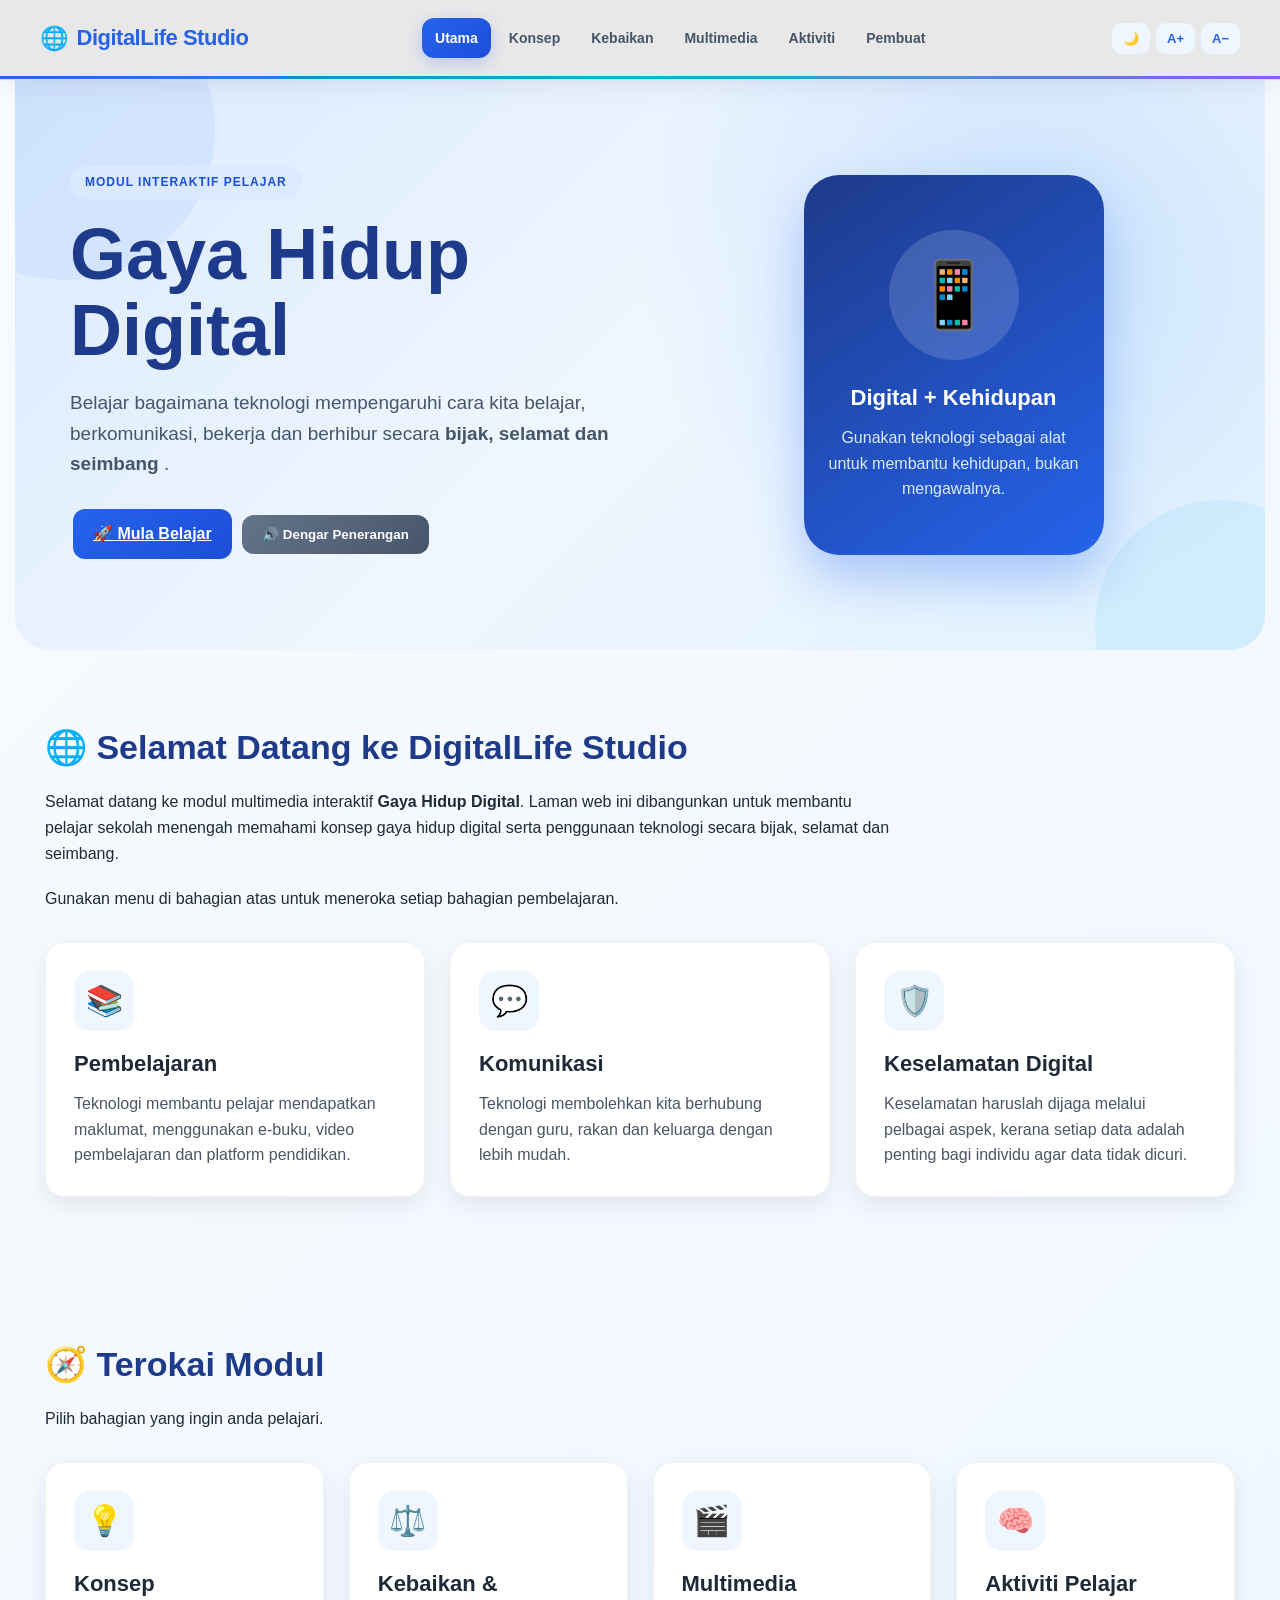
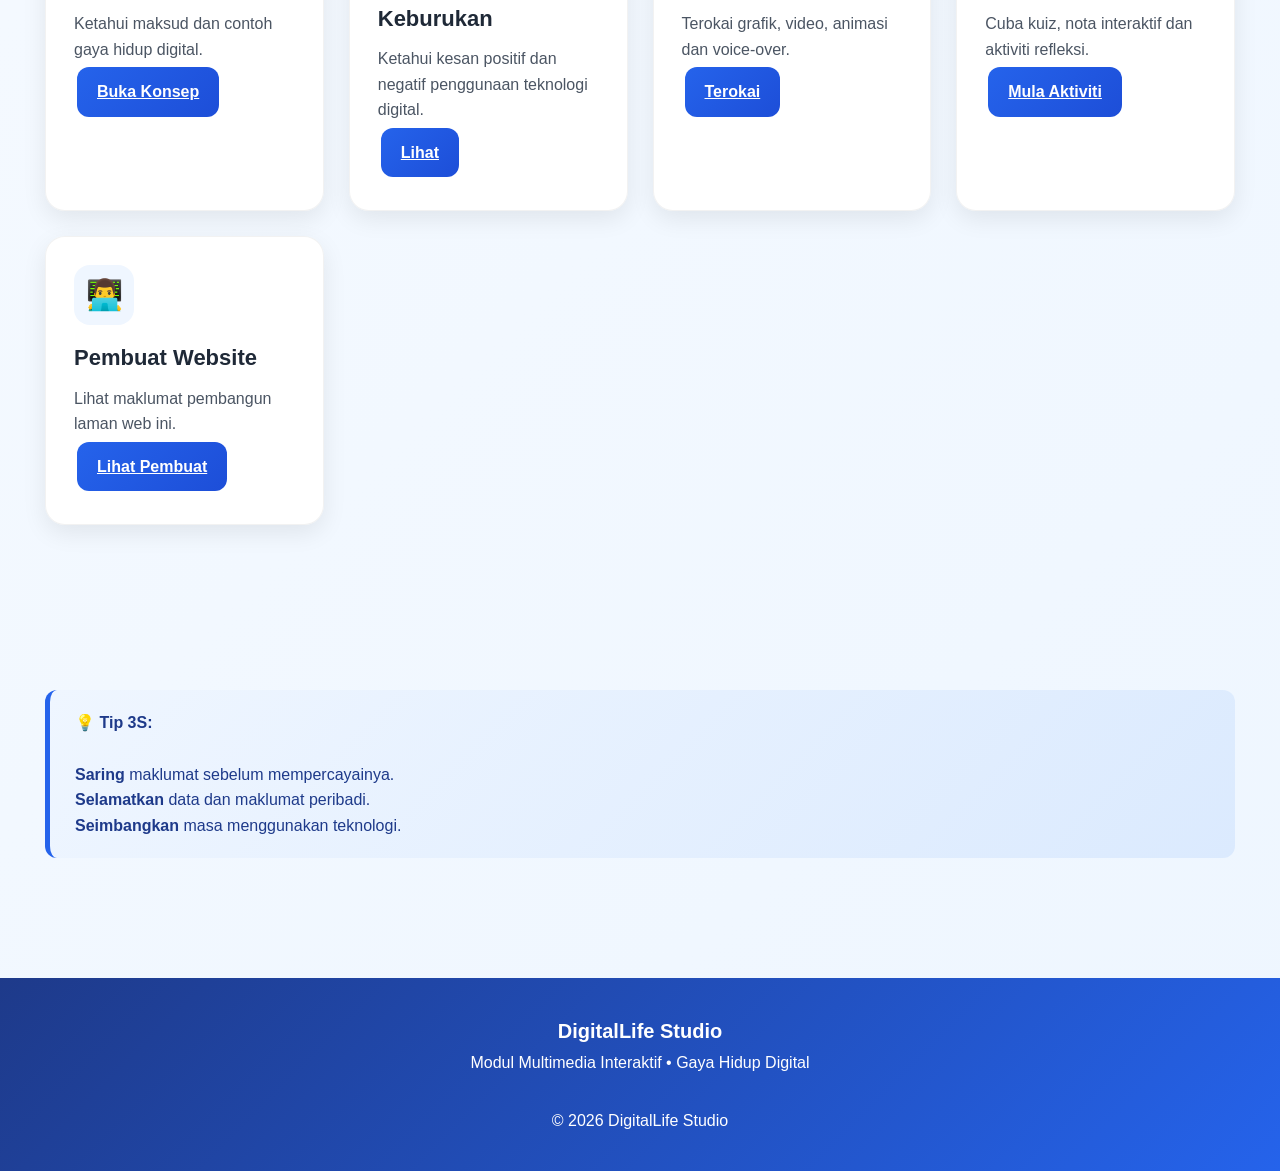
<file: index.html>
<!DOCTYPE html>
<html lang="ms">

<head>

    <meta charset="UTF-8">

    <meta name="viewport"
          content="width=device-width, initial-scale=1.0">

    <title>
        Gaya Hidup Digital | DigitalLife Studio
    </title>

    <!-- Sambungkan CSS -->
    <link rel="stylesheet" href="style.css">
    <header>

    <nav>

        <div class="logo">
            DigitalLife Studio
        </div>


        <div class="menu">

            <a href="index.html" class="active">
                Utama
            </a>

            <a href="konsep.html">
                Konsep
            </a>

            <a href="Kebaikan.html">
                Kebaikan
            </a>

            <a href="multimedia.html">
                Multimedia
            </a>

            <a href="aktiviti.html">
                Aktiviti
            </a>

            <a href="pembuat website.html">
                Pembuat
            </a>

        </div>


        <div class="controls">

            <button onclick="toggleTheme()">
                🌙
            </button>

            <button onclick="changeFont(1)">
                A+
            </button>

            <button onclick="changeFont(-1)">
                A−
            </button>

        </div>

    </nav>

</header>

</head>


<body>

<!-- ==================================================
     HALAMAN UTAMA
================================================== -->

<main>


    <!-- HERO SECTION -->

    <section class="hero">


        <!-- TEKS UTAMA -->

        <div>

            <span class="badge">
                MODUL INTERAKTIF PELAJAR
            </span>


            <h1>
                Gaya Hidup Digital
            </h1>


            <p class="lead">

                Belajar bagaimana teknologi mempengaruhi
                cara kita belajar, berkomunikasi, bekerja
                dan berhibur secara

                <strong>
                    bijak, selamat dan seimbang
                </strong>.

            </p>


            <!-- BUTANG KE HALAMAN KONSEP -->

            <a href="konsep.html"
               class="btn">

                🚀 Mula Belajar

            </a>


            <!-- VOICE OVER -->

            <button
                class="btn alt"
                onclick="speakIntro()">

                🔊 Dengar Penerangan

            </button>

        </div>



        <!-- GRAFIK -->

        <div class="visual">

            <div class="device">

                <div class="orb">
                    📱
                </div>


                <h3>
                    Digital + Kehidupan
                </h3>


                <p>

                    Gunakan teknologi sebagai alat
                    untuk membantu kehidupan,
                    bukan mengawalnya.

                </p>

            </div>

        </div>

    </section>



    <!-- ==================================================
         PENGENALAN
    ================================================== -->

    <section>


        <h2>
            🌐 Selamat Datang ke DigitalLife Studio
        </h2>


        <p>

            Selamat datang ke modul multimedia interaktif
            <strong>Gaya Hidup Digital</strong>.

            Laman web ini dibangunkan untuk membantu
            pelajar sekolah menengah memahami konsep
            gaya hidup digital serta penggunaan teknologi
            secara bijak, selamat dan seimbang.

        </p>


        <p>

            Gunakan menu di bahagian atas untuk meneroka
            setiap bahagian pembelajaran.

        </p>



        <!-- KAD RINGKAS -->

        <div class="grid">


            <!-- PEMBELAJARAN -->

            <div class="card">

                <div class="icon">
                    📚
                </div>


                <h3>
                    Pembelajaran
                </h3>


                <p>

                    Teknologi membantu pelajar mendapatkan
                    maklumat, menggunakan e-buku, video
                    pembelajaran dan platform pendidikan.

                </p>

            </div>



            <!-- KOMUNIKASI -->

            <div class="card">

                <div class="icon">
                    💬
                </div>


                <h3>
                    Komunikasi
                </h3>


                <p>

                    Teknologi membolehkan kita berhubung
                    dengan guru, rakan dan keluarga
                    dengan lebih mudah.

                </p>

            </div>



            <!-- KESELAMATAN -->

            <div class="card">

                <div class="icon">
                    🛡️
                </div>


                <h3>
                    Keselamatan Digital
                </h3>


                <p>

                    Keselamatan haruslah dijaga melalui pelbagai aspek, kerana setiap data 
                    adalah penting bagi individu agar data tidak dicuri.

                </p>

            </div>

        </div>


    </section>



    <!-- ==================================================
         PANDUAN WEBSITE
    ================================================== -->

    <section>


        <h2>
            🧭 Terokai Modul
        </h2>


        <p>

            Pilih bahagian yang ingin anda pelajari.

        </p>


        <div class="grid">


            <!-- KONSEP -->

            <div class="card">

                <div class="icon">
                    💡
                </div>


                <h3>
                    Konsep
                </h3>


                <p>

                    Ketahui maksud dan contoh
                    gaya hidup digital.

                </p>


                <a href="konsep.html"
                   class="btn">

                    Buka Konsep

                </a>

            </div>



            <!-- KEBAIKAN -->

            <div class="card">

                <div class="icon">
                    ⚖️
                </div>


                <h3>
                    Kebaikan & Keburukan
                </h3>


                <p>

                    Ketahui kesan positif dan negatif
                    penggunaan teknologi digital.

                </p>


                <a href="kebaikan.html"
                   class="btn">

                    Lihat

                </a>

            </div>



            <!-- MULTIMEDIA -->

            <div class="card">

                <div class="icon">
                    🎬
                </div>


                <h3>
                    Multimedia
                </h3>


                <p>

                    Terokai grafik, video, animasi
                    dan voice-over.

                </p>


                <a href="multimedia.html"
                   class="btn">

                    Terokai

                </a>

            </div>



            <!-- AKTIVITI -->

            <div class="card">

                <div class="icon">
                    🧠
                </div>


                <h3>
                    Aktiviti Pelajar
                </h3>


                <p>

                    Cuba kuiz, nota interaktif
                    dan aktiviti refleksi.

                </p>


                <a href="aktiviti.html"
                   class="btn">

                    Mula Aktiviti

                </a>

            </div>



            <!-- PEMBUAT -->

            <div class="card">

                <div class="icon">
                    👨‍💻
                </div>


                <h3>
                    Pembuat Website
                </h3>


                <p>

                    Lihat maklumat pembangun
                    laman web ini.

                </p>


                <a href="pembuat.html"
                   class="btn">

                    Lihat Pembuat

                </a>

            </div>

        </div>


    </section>



    <!-- ==================================================
         TIP
    ================================================== -->

    <section>


        <div class="note">

            <strong>
                💡 Tip 3S:
            </strong>

            <br><br>

            <b>Saring</b>
            maklumat sebelum mempercayainya.

            <br>

            <b>Selamatkan</b>
            data dan maklumat peribadi.

            <br>

            <b>Seimbangkan</b>
            masa menggunakan teknologi.

        </div>


    </section>


</main>



<!-- ==================================================
     FOOTER
================================================== -->

<footer>

    <strong>
        DigitalLife Studio
    </strong>

    <br>

    Modul Multimedia Interaktif
    • Gaya Hidup Digital

    <br><br>

    © 2026 DigitalLife Studio

</footer>



<!-- ==================================================
     JAVASCRIPT
================================================== -->

<script>


/* ==================================================
   TEMA
================================================== */

function toggleTheme() {

    document.body.classList.toggle("dark");

}



/* ==================================================
   SAIZ FONT
================================================== */

let fontScale = 1;


function changeFont(amount) {

    fontScale =
        Math.max(
            0.85,
            Math.min(
                1.3,
                fontScale + amount * 0.05
            )
        );


    document.body.style.fontSize =
        fontScale + "em";

}



/* ==================================================
   VOICE-OVER
================================================== */

function speakIntro() {


    if (!("speechSynthesis" in window)) {

        alert(
            "Pelayar anda tidak menyokong fungsi voice-over."
        );

        return;

    }


    speechSynthesis.cancel();


    const text =

        "Selamat datang ke modul Gaya Hidup Digital. " +

        "Laman web ini membantu pelajar memahami " +

        "konsep gaya hidup digital. " +

        "Gunakan teknologi secara bijak, " +

        "selamat dan seimbang.";


    const voice =
        new SpeechSynthesisUtterance(text);


    voice.lang =
        "ms-MY";


    voice.rate =
        0.9;


    speechSynthesis.speak(voice);

}


</script>


</body>

</html>
</file>
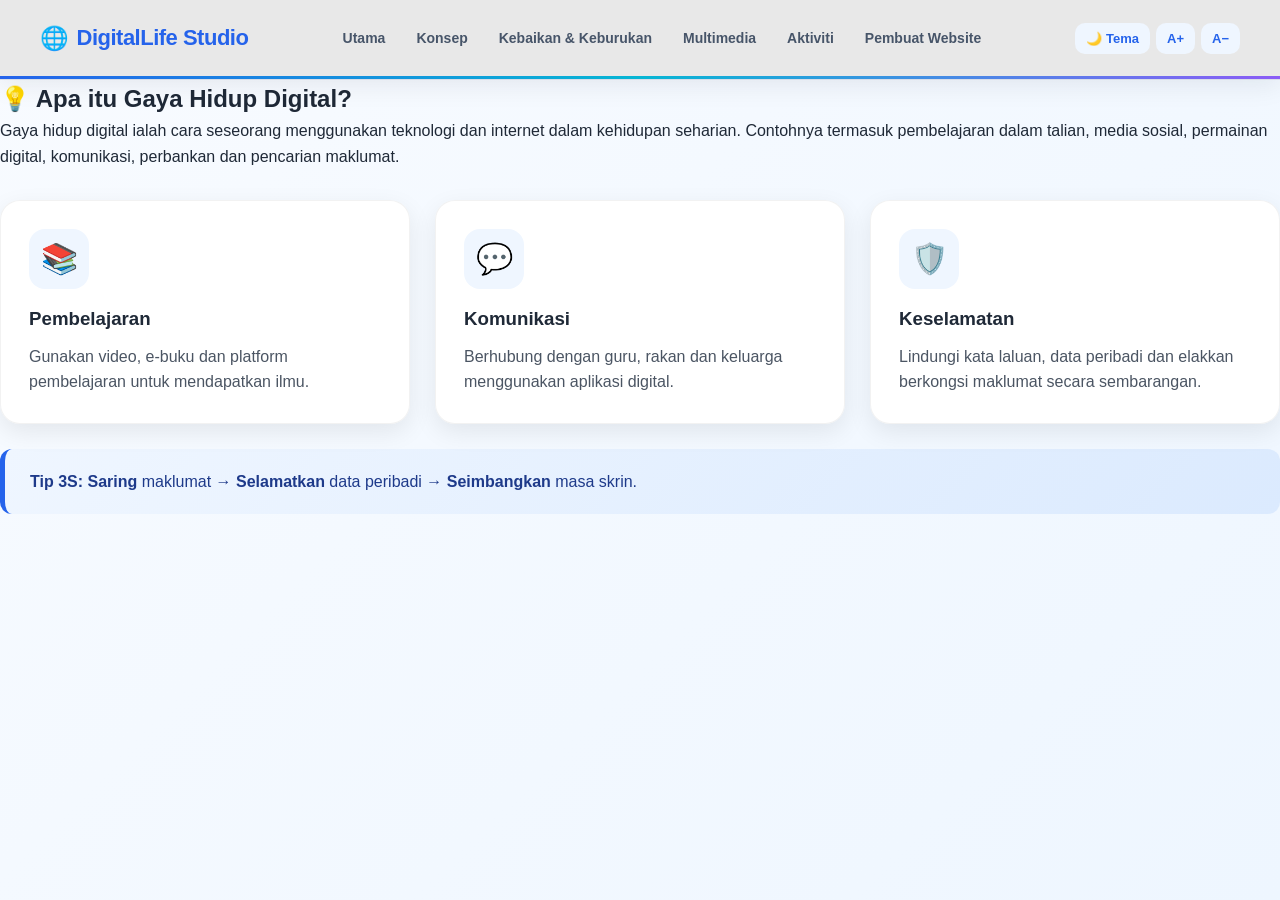
<file: konsep.html>
<!DOCTYPE html>
<html lang="ms">
    <head>

    <meta charset="UTF-8">

    <meta name="viewport"
          content="width=device-width, initial-scale=1.0">

    <title>
        Kebaikan & Keburukan | DigitalLife Studio
    </title>

    <link rel="stylesheet" href="style.css">

</head>
<header>

    <nav>

        <div class="logo">
            DigitalLife Studio
        </div>


        <div class="menu">

            <a href="index.html">Utama</a>

            <a href="konsep.html">Konsep</a>

            <a href="kebaikan.html">
                Kebaikan & Keburukan
            </a>

            <a href="multimedia.html">
                Multimedia
            </a>

            <a href="aktiviti.html">
                Aktiviti
            </a>

            <a href="pembuat.html">
                Pembuat Website
            </a>

        </div>


        <div class="controls">

            <button onclick="toggleTheme()">
                🌙 Tema
            </button>

            <button onclick="changeFont(1)">
                A+
            </button>

            <button onclick="changeFont(-1)">
                A−
            </button>

        </div>

    </nav>

</header>
       <h2>💡 Apa itu Gaya Hidup Digital?</h2>
    
<head>

    <meta charset="UTF-8">

    <meta name="viewport"
          content="width=device-width, initial-scale=1.0">

    <title>Aktiviti | Gaya Hidup Digital</title>

    <link rel="stylesheet" href="style.css"> 

    <p>
        Gaya hidup digital ialah cara seseorang menggunakan
        teknologi dan internet dalam kehidupan seharian.
        Contohnya termasuk pembelajaran dalam talian,
        media sosial, permainan digital, komunikasi,
        perbankan dan pencarian maklumat.
    </p>

</head>

    <div class="grid">

        <div class="card">
            <div class="icon">📚</div>
            <h3>Pembelajaran</h3>

            <p>
                Gunakan video, e-buku dan platform pembelajaran
                untuk mendapatkan ilmu.
            </p>
        </div>


        <div class="card">
            <div class="icon">💬</div>
            <h3>Komunikasi</h3>

            <p>
                Berhubung dengan guru, rakan dan keluarga
                menggunakan aplikasi digital.
            </p>
        </div>


        <div class="card">
            <div class="icon">🛡️</div>
            <h3>Keselamatan</h3>

            <p>
                Lindungi kata laluan, data peribadi dan elakkan
                berkongsi maklumat secara sembarangan.
            </p>
        </div>

    </div>


    <div class="note">

        <strong>Tip 3S:</strong>

        <b>Saring</b> maklumat →

        <b>Selamatkan</b> data peribadi →

        <b>Seimbangkan</b> masa skrin.

    </div>

</section>
</file>
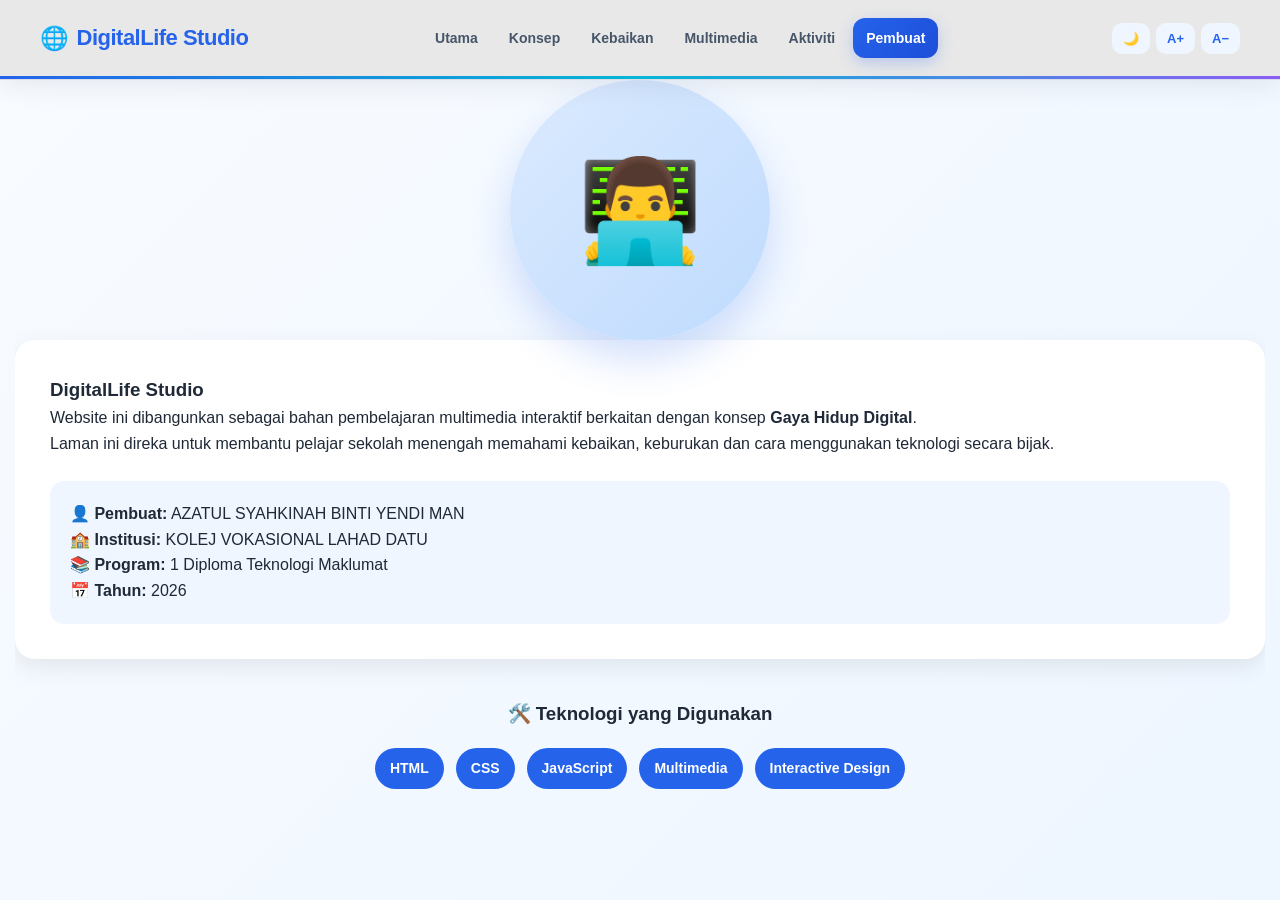
<file: pembuat website.html>
<!DOCTYPE html>
<html lang="ms">

<head>

    <meta charset="UTF-8">

    <meta name="viewport"
          content="width=device-width, initial-scale=1.0">

    <title>Pembuat | DigitalLife Studio</title>

    <link rel="stylesheet" href="style.css">

</head>

<body>

<header>

    <nav>

        <div class="logo">
            DigitalLife Studio
        </div>

        <div class="menu">

            <a href="index.html">
                Utama
            </a>

            <a href="konsep.html">
                Konsep
            </a>

            <a href="kebaikan.html">
                Kebaikan
            </a>

            <a href="multimedia.html">
                Multimedia
            </a>

            <a href="aktiviti.html">
                Aktiviti
            </a>

            <a href="pembuat.html" class="active">
                Pembuat
            </a>

        </div>

        <div class="controls">

            <button onclick="toggleTheme()">
                🌙
            </button>

            <button onclick="changeFont(1)">
                A+
            </button>

            <button onclick="changeFont(-1)">
                A−
            </button>

        </div>

    </nav>

</header>


<main>
<!-- GAMBAR / AVATAR -->
        <div class="creator-image">

            <div class="profile-icon">
                👨‍💻
            </div>

        </div>


        <!-- MAKLUMAT PEMBUAT -->
        <div class="creator-info">

            <h3>DigitalLife Studio</h3>

            <p>
                Website ini dibangunkan sebagai bahan pembelajaran
                multimedia interaktif berkaitan dengan konsep
                <strong>Gaya Hidup Digital</strong>.
            </p>

            <p>
                Laman ini direka untuk membantu pelajar sekolah
                menengah memahami kebaikan, keburukan dan cara
                menggunakan teknologi secara bijak.
            </p>


            <div class="creator-details">

                <p>
                    <strong>👤 Pembuat:</strong>
                    AZATUL SYAHKINAH BINTI YENDI MAN
                </p>

                <p>
                    <strong>🏫 Institusi:</strong>
                    KOLEJ VOKASIONAL LAHAD DATU
                </p>

                <p>
                    <strong>📚 Program:</strong>
                     1 Diploma Teknologi Maklumat
                </p>

                <p>
                    <strong>📅 Tahun:</strong>
                    2026
                </p>

            </div>

        </div>

    </div>


    <!-- TEKNOLOGI -->
    <div class="technology">

        <h3>🛠️ Teknologi yang Digunakan</h3>

        <div class="technology-list">

            <span>HTML</span>

            <span>CSS</span>

            <span>JavaScript</span>

            <span>Multimedia</span>

            <span>Interactive Design</span>

        </div>

    </div>
</main>
</body>
</html>
</section>
</file>
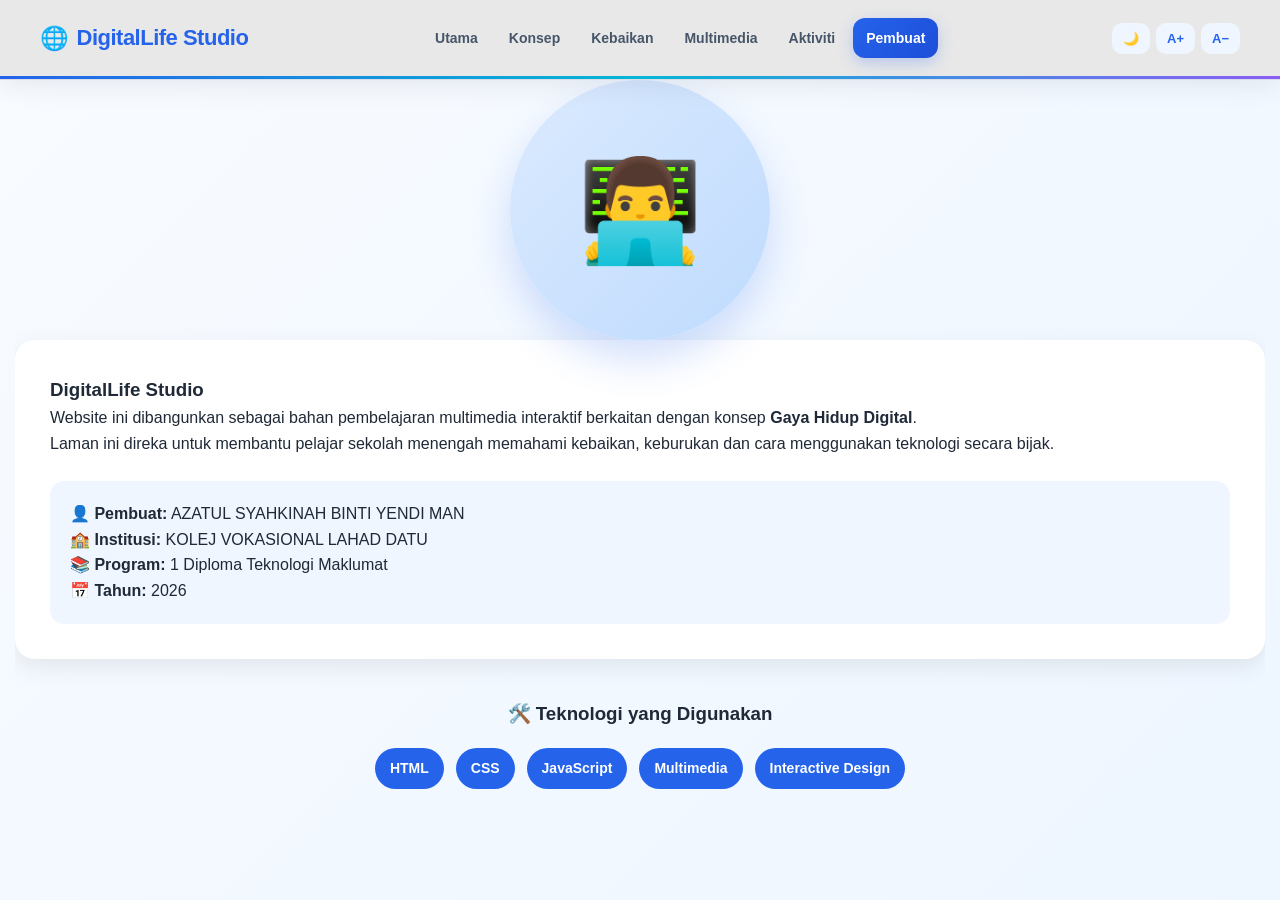
<file: Pembuat.html>
<html lang="ms">

<head>

    <meta charset="UTF-8">

    <meta name="viewport"
          content="width=device-width, initial-scale=1.0">

    <title>Pembuat | DigitalLife Studio</title>

    <link rel="stylesheet" href="style.css">

</head>

<body>

<header>

    <nav>

        <div class="logo">
            DigitalLife Studio
        </div>

        <div class="menu">

            <a href="index.html">
                Utama
            </a>

            <a href="konsep.html">
                Konsep
            </a>

            <a href="kebaikan.html">
                Kebaikan
            </a>

            <a href="multimedia.html">
                Multimedia
            </a>

            <a href="aktiviti.html">
                Aktiviti
            </a>

            <a href="pembuat.html" class="active">
                Pembuat
            </a>

        </div>

        <div class="controls">

            <button onclick="toggleTheme()">
                🌙
            </button>

            <button onclick="changeFont(1)">
                A+
            </button>

            <button onclick="changeFont(-1)">
                A−
            </button>

        </div>

    </nav>

</header>


<main>
<!-- GAMBAR / AVATAR -->
        <div class="creator-image">

            <div class="profile-icon">
                👨‍💻
            </div>

        </div>


        <!-- MAKLUMAT PEMBUAT -->
        <div class="creator-info">

            <h3>DigitalLife Studio</h3>

            <p>
                Website ini dibangunkan sebagai bahan pembelajaran
                multimedia interaktif berkaitan dengan konsep
                <strong>Gaya Hidup Digital</strong>.
            </p>

            <p>
                Laman ini direka untuk membantu pelajar sekolah
                menengah memahami kebaikan, keburukan dan cara
                menggunakan teknologi secara bijak.
            </p>


            <div class="creator-details">

                <p>
                    <strong>👤 Pembuat:</strong>
                    AZATUL SYAHKINAH BINTI YENDI MAN
                </p>

                <p>
                    <strong>🏫 Institusi:</strong>
                    KOLEJ VOKASIONAL LAHAD DATU
                </p>

                <p>
                    <strong>📚 Program:</strong>
                     1 Diploma Teknologi Maklumat
                </p>

                <p>
                    <strong>📅 Tahun:</strong>
                    2026
                </p>

            </div>

        </div>

    </div>


    <!-- TEKNOLOGI -->
    <div class="technology">

        <h3>🛠️ Teknologi yang Digunakan</h3>

        <div class="technology-list">

            <span>HTML</span>

            <span>CSS</span>

            <span>JavaScript</span>

            <span>Multimedia</span>

            <span>Interactive Design</span>

        </div>

    </div>
</main>
</body>
</html>
</section>
</file>
<file: style.css>
/* =========================================================
   1. RESET
   ========================================================= */

* {
    margin: 0;
    padding: 0;
    box-sizing: border-box;
}


html {
    scroll-behavior: smooth;
}


body {
    margin: 0;

    font-family:
        Arial,
        Helvetica,
        sans-serif;

    background:
        linear-gradient(
            135deg,
            #f8fbff,
            #eef6ff
        );

    color: #1f2937;

    line-height: 1.6;

    min-height: 100vh;

    transition:
        background 0.3s ease,
        color 0.3s ease;
}


/* =========================================================
   2. HEADER / NAVBAR
   ========================================================= */

header {
    position: sticky;

    top: 0;

    z-index: 1000;

    background:
        rgba(231, 231, 231, 0.95);

    backdrop-filter: blur(15px);

    border-bottom:
        1px solid
        rgba(37, 99, 235, 0.08);

    box-shadow:
        0 5px 25px
        rgba(15, 23, 42, 0.08);
}


/* Garisan gradient bawah Navbar */

header::after {
    content: "";

    display: block;

    height: 3px;

    background:
        linear-gradient(
            90deg,
            #2563eb,
            #06b6d4,
            #8b5cf6
        );
}


/* =========================================================
   3. NAV
   ========================================================= */

nav {
    max-width: 1250px;

    min-height: 76px;

    margin: auto;

    padding:
        0 25px;

    display: grid;

    grid-template-columns:
        auto 1fr auto;

    align-items: center;

    gap: 25px;
}


/* =========================================================
   4. LOGO
   ========================================================= */

.logo {
    display: flex;

    align-items: center;

    gap: 8px;

    font-size: 22px;

    font-weight: 800;

    color: #2563eb;

    white-space: nowrap;

    letter-spacing: -0.5px;
}


.logo::before {
    content: "🌐";

    font-size: 23px;
}


/* =========================================================
   5. MENU
   ========================================================= */

.menu {
    display: flex;

    align-items: center;

    justify-content: center;

    gap: 5px;

    white-space: nowrap;
}


.menu a {
    text-decoration: none;

    color: #475569;

    font-size: 14px;

    font-weight: 600;

    padding:
        9px 13px;

    border-radius: 12px;

    transition:
        all 0.25s ease;
}


.menu a:hover {
    background: #eff6ff;

    color: #2563eb;

    transform:
        translateY(-2px);
}


/* MENU AKTIF */

.menu a.active {
    background:
        linear-gradient(
            135deg,
            #2563eb,
            #1d4ed8
        );

    color: white;

    box-shadow:
        0 5px 15px
        rgba(37, 99, 235, 0.25);
}


/* =========================================================
   6. NAVBAR CONTROLS
   ========================================================= */

.controls {
    display: flex;

    align-items: center;

    gap: 6px;

    white-space: nowrap;
}


.controls button {
    border: none;

    background: #eff6ff;

    color: #2563eb;

    padding:
        8px 11px;

    border-radius: 10px;

    cursor: pointer;

    font-size: 13px;

    font-weight: 700;

    transition:
        all 0.25s ease;
}


.controls button:hover {
    background: #2563eb;

    color: white;

    transform:
        translateY(-2px);
}


/* =========================================================
   7. MAIN
   ========================================================= */

main {
    max-width: 1250px;

    margin: auto;

    overflow: hidden;
}


section {
    padding:
        70px 30px;
}


/* =========================================================
   8. HERO UTAMA
   ========================================================= */

.hero {
    min-height: 570px;

    display: grid;

    grid-template-columns:
        1.05fr 0.95fr;

    align-items: center;

    gap: 60px;

    padding:
        70px 55px;

    background:

        radial-gradient(
            circle at 80% 30%,
            rgba(96, 165, 250, 0.25),
            transparent 35%
        ),

        linear-gradient(
            135deg,
            #dbeafe,
            #eff6ff,
            #e0f2fe
        );

    border-radius:
        0 0 35px 35px;

    position: relative;

    overflow: hidden;
}


/* Hiasan bulatan kiri */

.hero::before {
    content: "";

    position: absolute;

    width: 300px;

    height: 300px;

    border-radius: 50%;

    background:
        rgba(59, 130, 246, 0.08);

    top: -100px;

    left: -100px;
}


/* Hiasan bulatan kanan */

.hero::after {
    content: "";

    position: absolute;

    width: 250px;

    height: 250px;

    border-radius: 50%;

    background:
        rgba(14, 165, 233, 0.08);

    right: -80px;

    bottom: -100px;
}


.hero > * {
    position: relative;

    z-index: 2;
}


/* =========================================================
   9. BADGE
   ========================================================= */

.badge {
    display: inline-block;

    padding:
        7px 15px;

    background:
        rgba(219, 234, 254, 0.9);

    color: #1d4ed8;

    border-radius: 50px;

    font-size: 12px;

    font-weight: bold;

    letter-spacing: 1px;
}


/* =========================================================
   10. HERO TITLE
   ========================================================= */

.hero h1 {
    font-size:
        clamp(42px, 6vw, 72px);

    line-height: 1.05;

    color: #1e3a8a;

    margin:
        18px 0 20px;
}


.lead {
    font-size: 19px;

    max-width: 650px;

    color: #475569;

    margin-bottom: 25px;
}


/* =========================================================
   11. BUTTON
   ========================================================= */

.btn {
    display: inline-block;

    border: none;

    background:
        linear-gradient(
            135deg,
            #2563eb,
            #1d4ed8
        );

    color: white;

    padding:
        12px 20px;

    border-radius: 12px;

    cursor: pointer;

    font-weight: bold;

    margin:
        5px 3px;

    transition:
        all 0.3s ease;
}


.btn:hover {
    transform:
        translateY(-3px);

    box-shadow:
        0 10px 22px
        rgba(37, 99, 235, 0.3);
}


.btn.alt {
    background:
        linear-gradient(
            135deg,
            #64748b,
            #475569
        );
}


.btn.alt:hover {
    box-shadow:
        0 10px 22px
        rgba(71, 85, 105, 0.3);
}


/* =========================================================
   12. HERO VISUAL
   ========================================================= */

.visual {
    display: flex;

    justify-content: center;

    align-items: center;
}


/* =========================================================
   13. DIGITAL DEVICE
   ========================================================= */

.device {
    width: 300px;

    min-height: 380px;

    padding:
        35px 25px;

    background:
        linear-gradient(
            145deg,
            #1e3a8a,
            #2563eb
        );

    color: white;

    border-radius: 35px;

    box-shadow:
        0 25px 50px
        rgba(37, 99, 235, 0.3);

    text-align: center;

    animation:
        floating 4s ease-in-out infinite;
}


.device h3 {
    color: white;

    margin-top: 20px;

    font-size: 22px;
}


.device p {
    color: #dbeafe;

    margin-top: 10px;
}


/* =========================================================
   14. ORB / PHONE ICON
   ========================================================= */

.orb {
    width: 130px;

    height: 130px;

    margin:
        20px auto;

    display: flex;

    align-items: center;

    justify-content: center;

    background:
        rgba(255, 255, 255, 0.15);

    border-radius: 50%;

    font-size: 65px;

    animation:
        pulse 2.5s infinite;
}


/* =========================================================
   15. ANIMATIONS
   ========================================================= */

@keyframes floating {

    0% {
        transform:
            translateY(0);
    }

    50% {
        transform:
            translateY(-15px);
    }

    100% {
        transform:
            translateY(0);
    }

}


@keyframes pulse {

    0% {
        transform:
            scale(1);
    }

    50% {
        transform:
            scale(1.08);
    }

    100% {
        transform:
            scale(1);
    }

}


/* =========================================================
   16. SECTION HEADING
   ========================================================= */

section h2 {
    font-size: 34px;

    color: #1e3a8a;

    margin-bottom: 15px;
}


section h3 {
    font-size: 22px;

    color: #1f2937;

    margin:
        10px 0;
}


section > p {
    max-width: 850px;

    margin-bottom: 20px;
}


/* =========================================================
   17. GRID
   ========================================================= */

.grid {
    display: grid;

    grid-template-columns:
        repeat(
            auto-fit,
            minmax(250px, 1fr)
        );

    gap: 25px;

    margin-top: 30px;
}


/* =========================================================
   18. CARD
   ========================================================= */

.card {
    background:
        rgba(255, 255, 255, 0.94);

    padding: 28px;

    border-radius: 20px;

    border:
        1px solid
        rgba(0, 0, 0, 0.05);

    box-shadow:
        0 8px 25px
        rgba(0, 0, 0, 0.08);

    transition:
        transform 0.3s ease,
        box-shadow 0.3s ease;
}


.card:hover {
    transform:
        translateY(-7px);

    box-shadow:
        0 15px 35px
        rgba(0, 0, 0, 0.13);
}


.card h3 {
    margin-bottom: 10px;
}


.card p {
    color: #4b5563;
}


/* =========================================================
   19. ICON CARD
   ========================================================= */

.icon {
    width: 60px;

    height: 60px;

    display: flex;

    align-items: center;

    justify-content: center;

    background:
        #eff6ff;

    border-radius: 16px;

    font-size: 30px;

    margin-bottom: 15px;
}


/* =========================================================
   20. NOTE
   ========================================================= */

.note {
    margin-top: 25px;

    padding:
        20px 25px;

    background:
        linear-gradient(
            135deg,
            #eff6ff,
            #dbeafe
        );

    border-left:
        5px solid #2563eb;

    border-radius: 12px;

    color: #1e3a8a;
}


/* =========================================================
   21. PAGE HERO
   Untuk halaman berasingan
   ========================================================= */

.page-hero {
    min-height: 380px;

    display: flex;

    flex-direction: column;

    justify-content: center;

    align-items: center;

    text-align: center;

    padding:
        70px 30px;

    color: white;

    background-size: cover;

    background-position: center;

    border-radius:
        0 0 30px 30px;

    position: relative;

    overflow: hidden;
}


.page-hero::before {
    content: "";

    position: absolute;

    inset: 0;

    background:
        rgba(0, 0, 0, 0.35);
}


.page-hero > * {
    position: relative;

    z-index: 2;
}


.page-hero h1 {
    font-size:
        clamp(35px, 5vw, 60px);

    margin:
        15px 0;
}


.page-hero p {
    max-width: 700px;

    font-size: 18px;
}


/* =========================================================
   22. BACKGROUND SETIAP PAGE
   ========================================================= */

.konsep-hero {
    background:
        linear-gradient(
            rgba(20, 70, 140, 0.65),
            rgba(20, 70, 140, 0.65)
        ),
        url("images/konsep.jpg");

    background-size: cover;

    background-position: center;
}


.kebaikan-hero {
    background:
        linear-gradient(
            rgba(0, 100, 70, 0.65),
            rgba(0, 100, 70, 0.65)
        ),
        url("images/kebaikan.jpg");

    background-size: cover;

    background-position: center;
}


.multimedia-hero {
    background:
        linear-gradient(
            rgba(80, 30, 120, 0.65),
            rgba(80, 30, 120, 0.65)
        ),
        url("images/multimedia.jpg");

    background-size: cover;

    background-position: center;
}


.aktiviti-hero {
    background:
        linear-gradient(
            rgba(120, 80, 10, 0.65),
            rgba(120, 80, 10, 0.65)
        ),
        url("images/aktiviti.jpg");

    background-size: cover;

    background-position: center;
}


.pembuat-hero {
    background:
        linear-gradient(
            rgba(30, 50, 120, 0.65),
            rgba(30, 50, 120, 0.65)
        ),
        url("images/pembuat.jpg");

    background-size: cover;

    background-position: center;
}


/* =========================================================
   23. KEBAIKAN
   ========================================================= */

.good {
    border-top:
        5px solid #22c55e;
}


.good h2 {
    color: #15803d;
}


.good .icon {
    background:
        #dcfce7;
}


.bad {
    border-top:
        5px solid #ef4444;
}


.bad h2 {
    color: #b91c1c;
}


.bad .icon {
    background:
        #fee2e2;
}


/* =========================================================
   24. LIST
   ========================================================= */

.card ul {
    padding-left: 22px;

    margin-top: 15px;
}


.card li {
    margin-bottom: 10px;
}


/* =========================================================
   25. VIDEO
   ========================================================= */

.video-box video {
    width: 100%;

    max-height: 300px;

    border-radius: 14px;

    margin:
        15px 0;
}


.video-note {
    font-size: 13px;

    color: #64748b;
}


/* =========================================================
   26. IMAGES
   ========================================================= */

.content-image {
    width: 100%;

    height: 220px;

    object-fit: cover;

    border-radius: 15px;

    margin-top: 15px;

    transition:
        transform 0.3s ease;
}


.content-image:hover {
    transform:
        scale(1.02);
}


/* =========================================================
   27. ANIMATION DEMO
   ========================================================= */

.animation-demo {
    width: 130px;

    height: 130px;

    margin:
        25px auto;

    display: flex;

    align-items: center;

    justify-content: center;

    background:
        linear-gradient(
            135deg,
            #dbeafe,
            #bfdbfe
        );

    border-radius: 30px;

    font-size: 65px;

    animation:
        floating 3s ease-in-out infinite;
}



/* =====================================================
   KUIZ
   ===================================================== */

.quiz {
    max-width: 850px;
    margin: 0 auto 25px;
}


/* Soalan */

.question {
    font-size: 18px;
    font-weight: 600;
    margin-bottom: 20px;
}


/* Butang jawapan */

.option {
    display: block;

    width: 100%;

    padding: 14px 18px;

    margin: 10px 0;

    border: 2px solid #dbe3f0;

    border-radius: 12px;

    background: white;

    color: #1e293b;

    text-align: left;

    font-size: 16px;

    cursor: pointer;

    transition: 0.25s;
}


/* Hover */

.option:hover {
    background: #eff6ff;

    border-color: #2563eb;

    transform: translateX(4px);
}


/* Jawapan BETUL */

.option.correct {
    background: #dcfce7;

    border-color: #22c55e;

    color: #166534;

    font-weight: bold;
}


/* Jawapan SALAH */

.option.wrong {
    background: #fee2e2;

    border-color: #ef4444;

    color: #991b1b;

    font-weight: bold;
}


/* Feedback */

.feedback {
    margin-top: 18px;

    padding: 14px 18px;

    border-radius: 12px;

    font-weight: bold;

    font-size: 16px;

    min-height: 20px;
}
/* =========================================================
   29. TEXTAREA
   ========================================================= */

textarea {
    width: 100%;

    min-height: 150px;

    padding: 15px;

    border:
        2px solid #dbeafe;

    border-radius: 12px;

    resize: vertical;

    font-family: inherit;

    font-size: 16px;

    outline: none;

    transition:
        all 0.3s ease;
}


textarea:focus {
    border-color:
        #2563eb;

    box-shadow:
        0 0 0 4px
        rgba(37, 99, 235, 0.1);
}


/* =========================================================
   30. PEMBUAT WEBSITE
   ========================================================= */

.creator-container {
    display: grid;

    grid-template-columns:
        0.8fr 1.2fr;

    gap: 40px;

    align-items: center;

    margin-top: 30px;
}


.creator-image {
    display: flex;

    justify-content: center;

    align-items: center;
}


.profile-icon {
    width: 260px;

    height: 260px;

    border-radius: 50%;

    display: flex;

    align-items: center;

    justify-content: center;

    font-size: 100px;

    background:
        linear-gradient(
            135deg,
            #dbeafe,
            #bfdbfe
        );

    box-shadow:
        0 20px 40px
        rgba(37, 99, 235, 0.2);

    animation:
        floating 4s ease-in-out infinite;
}


.creator-info {
    background:
        white;

    padding:
        35px;

    border-radius:
        20px;

    box-shadow:
        0 8px 25px
        rgba(0, 0, 0, 0.08);
}


.creator-info h2 {
    color:
        #2563eb;

    margin-bottom:
        15px;
}


.creator-details {
    margin-top:
        25px;

    padding:
        20px;

    background:
        #eff6ff;

    border-radius:
        14px;
}


.technology {
    margin-top:
        40px;

    text-align:
        center;
}


.technology-list {
    display:
        flex;

    justify-content:
        center;

    flex-wrap:
        wrap;

    gap:
        12px;

    margin-top:
        20px;
}


.technology-list span {
    background:
        #2563eb;

    color:
        white;

    padding:
        9px 15px;

    border-radius:
        50px;

    font-size:
        14px;

    font-weight:
        bold;
}


/* =========================================================
   31. FOOTER
   ========================================================= */

footer {
    margin-top:
        50px;

    padding:
        35px 20px;

    text-align:
        center;

    background:
        linear-gradient(
            135deg,
            #1e3a8a,
            #2563eb
        );

    color:
        white;

    line-height:
        1.8;
}


footer strong {
    font-size:
        20px;
}


/* =========================================================
   32. DARK MODE
   ========================================================= */

body.dark {
    background:
        linear-gradient(
            135deg,
            #0f172a,
            #111827
        );

    color:
        #e5e7eb;
}


body.dark header {
    background:
        rgba(15, 23, 42, 0.95);

    border-bottom-color:
        rgba(96, 165, 250, 0.15);

    box-shadow:
        0 4px 20px
        rgba(0, 0, 0, 0.3);
}


body.dark .logo {
    color:
        #60a5fa;
}


body.dark .menu a {
    color:
        #e5e7eb;
}


body.dark .menu a:hover {
    background:
        #1e3a8a;

    color:
        #bfdbfe;
}


body.dark .menu a.active {
    background:
        linear-gradient(
            135deg,
            #2563eb,
            #1d4ed8
        );

    color:
        white;
}


body.dark .controls button {
    background:
        #1e293b;

    color:
        #93c5fd;
}


body.dark .controls button:hover {
    background:
        #2563eb;

    color:
        white;
}


body.dark .hero {
    background:
        radial-gradient(
            circle at 80% 30%,
            rgba(37, 99, 235, 0.3),
            transparent 35%
        ),

        linear-gradient(
            135deg,
            #172554,
            #1e293b
        );
}


body.dark .hero h1 {
    color:
        #bfdbfe;
}


body.dark .lead {
    color:
        #cbd5e1;
}


body.dark .badge {
    background:
        #1e3a8a;

    color:
        #bfdbfe;
}


body.dark section h2 {
    color:
        #93c5fd;
}


body.dark section h3 {
    color:
        #f1f5f9;
}


body.dark .card {
    background:
        #1e293b;

    border-color:
        #334155;
}


body.dark .card p {
    color:
        #cbd5e1;
}


body.dark .icon {
    background:
        #172554;
}


body.dark .note {
    background:
        #172554;

    color:
        #dbeafe;

    border-color:
        #60a5fa;
}


body.dark textarea {
    background:
        #0f172a;

    color:
        white;

    border-color:
        #334155;
}


body.dark .option {
    background:
        #1e293b;

    color:
        #e5e7eb;

    border-color:
        #475569;
}


body.dark .option:hover {
    background:
        #172554;

    border-color:
        #60a5fa;
}


body.dark .creator-info {
    background:
        #1e293b;
}


body.dark .creator-details {
    background:
        #172554;
}


/* =========================================================
   33. HIDDEN
   ========================================================= */

.hidden {
    display:
        none !important;
}


/* =========================================================
   34. ACCESSIBILITY
   ========================================================= */

button:focus,
a:focus,
textarea:focus {
    outline:
        3px solid
        rgba(37, 99, 235, 0.35);

    outline-offset:
        2px;
}


/* =========================================================
   35. TABLET
   ========================================================= */

@media (max-width: 1050px) {

    nav {
        grid-template-columns:
            1fr;

        padding:
            15px 20px;

        gap:
            10px;
    }


    .logo {
        justify-content:
            center;
    }


    .menu {
        flex-wrap:
            wrap;
    }


    .controls {
        justify-content:
            center;
    }


    .hero {
        grid-template-columns:
            1fr;

        text-align:
            center;
    }


    .lead {
        margin-left:
            auto;

        margin-right:
            auto;
    }


    .visual {
        margin-top:
            20px;
    }


    .creator-container {
        grid-template-columns:
            1fr;

        text-align:
            center;
    }

}


/* =========================================================
   36. MOBILE
   ========================================================= */

@media (max-width: 650px) {

    nav {
        padding:
            12px 10px;
    }


    .logo {
        font-size:
            19px;
    }


    .menu {
        gap:
            3px;
    }


    .menu a {
        font-size:
            12px;

        padding:
            7px 8px;
    }


    .controls button {
        font-size:
            12px;

        padding:
            7px 9px;
    }


    section {
        padding:
            50px 20px;
    }


    .hero {
        padding:
            55px 20px;

        min-height:
            auto;

        border-radius:
            0 0 25px 25px;
    }


    .hero h1 {
        font-size:
            42px;
    }


    .lead {
        font-size:
            17px;
    }


    .device {
        width:
            250px;

        min-height:
            320px;
    }


    .orb {
        width:
            105px;

        height:
            105px;

        font-size:
            50px;
    }


    section h2 {
        font-size:
            28px;
    }


    .page-hero {
        min-height:
            300px;

        border-radius:
            0 0 20px 20px;
    }


    .page-hero h1 {
        font-size:
            38px;
    }


    .card {
        padding:
            22px;
    }


    .profile-icon {
        width:
            200px;

        height:
            200px;

        font-size:
            75px;
    }


    .creator-info {
        padding:
            25px;
    }

}


/* =========================================================
   37. SMALL PHONE
   ========================================================= */

@media (max-width: 420px) {

    .menu a {
        font-size:
            11px;

        padding:
            6px 7px;
    }


    .logo {
        font-size:
            18px;
    }


    .hero h1 {
        font-size:
            36px;
    }


    .btn {
        width:
            100%;

        margin:
            5px 0;
    }


    .device {
        width:
            220px;
    }

}
/* =====================================================
   VOICE-OVER MULTIMEDIA
   ===================================================== */

.voice-over-box {

    margin: 30px 0;

    padding: 30px;

    border-radius: 22px;

    background:
        linear-gradient(
            135deg,
            #eef6ff,
            #dbeafe
        );

    border-left:
        6px solid #2563eb;

    box-shadow:
        0 10px 30px
        rgba(37, 99, 235, 0.10);

}


.voice-over-box h2 {

    color: #1e40af;

    margin-top: 12px;

}


.voice-over-box p {

    color: #475569;

    font-size: 16px;

}


.voice-buttons {

    display: flex;

    gap: 10px;

    flex-wrap: wrap;

    margin-top: 20px;

}


/* DARK MODE */

body.dark .voice-over-box {

    background:
        linear-gradient(
            135deg,
            #172554,
            #1e293b
        );

    border-left-color:
        #60a5fa;

}


body.dark .voice-over-box h2 {

    color:
        #93c5fd;

}


body.dark .voice-over-box p {

    color:
        #cbd5e1;

}
</file>
